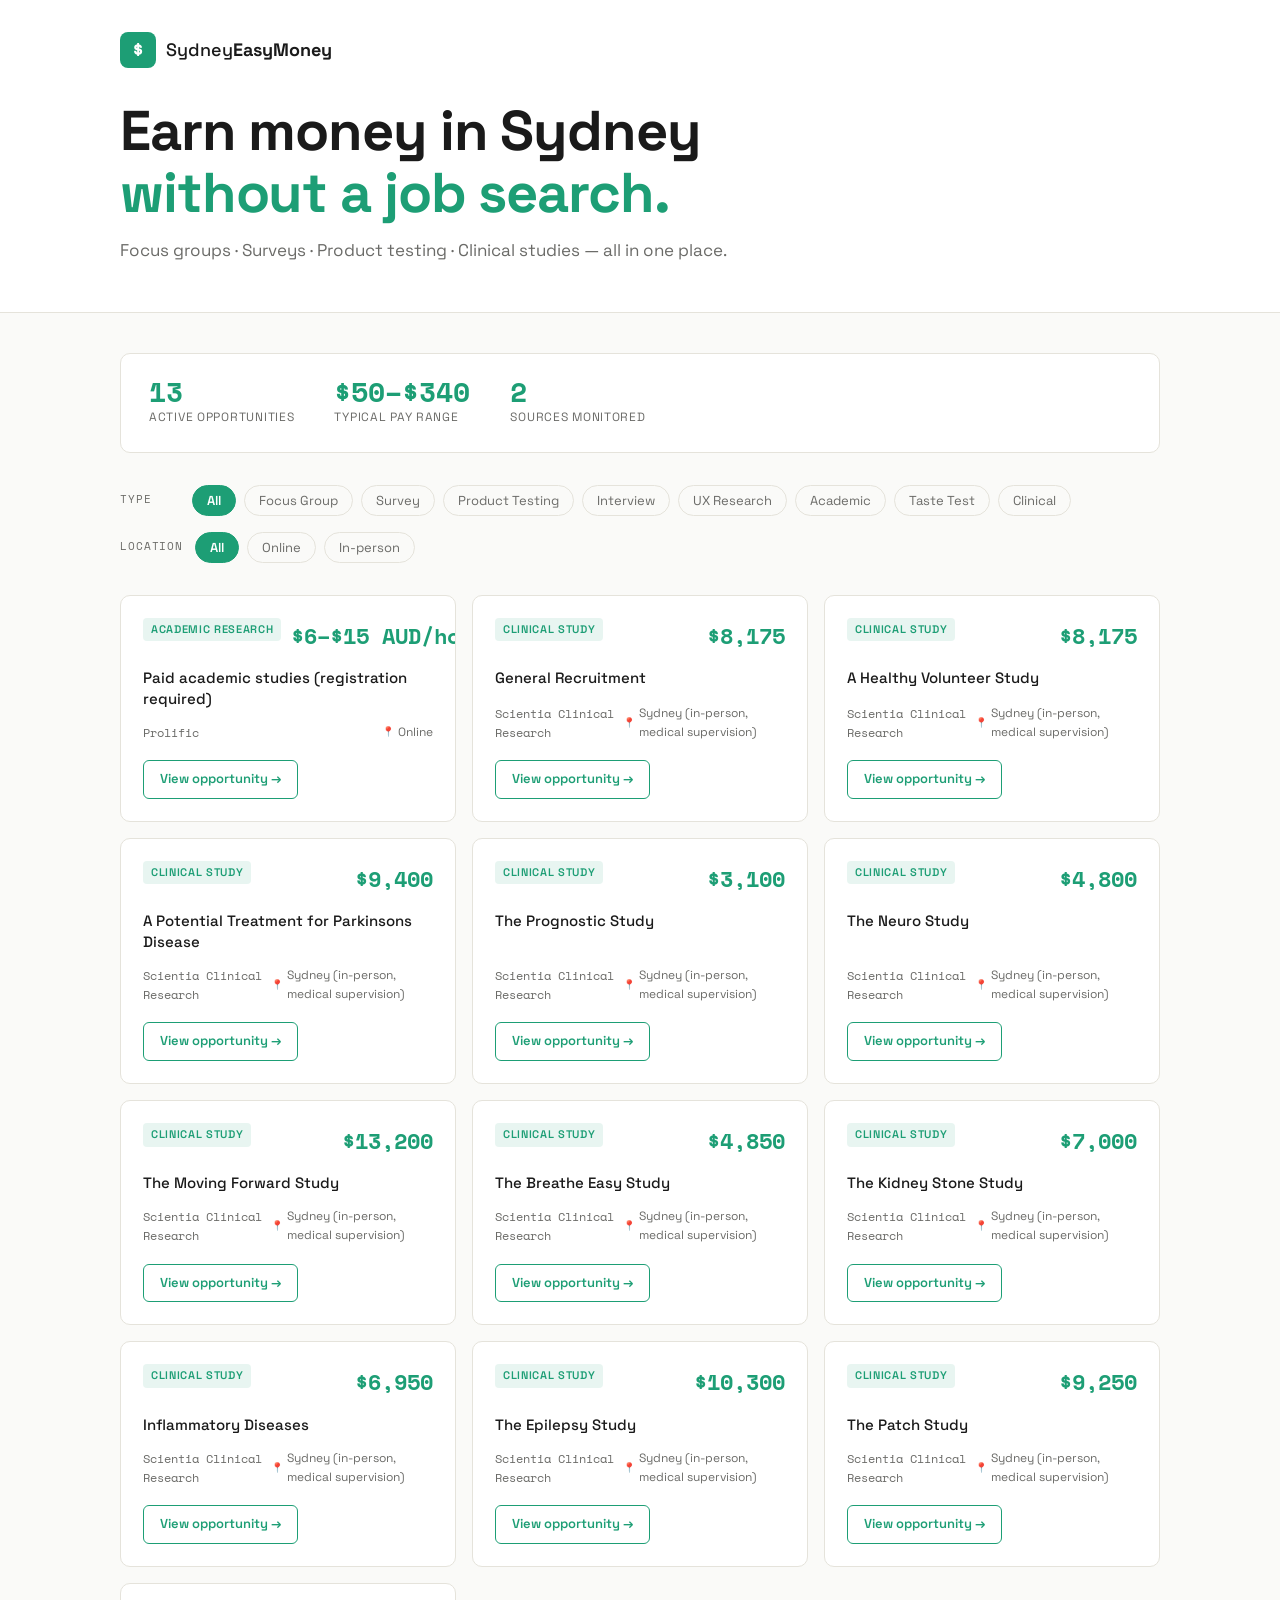
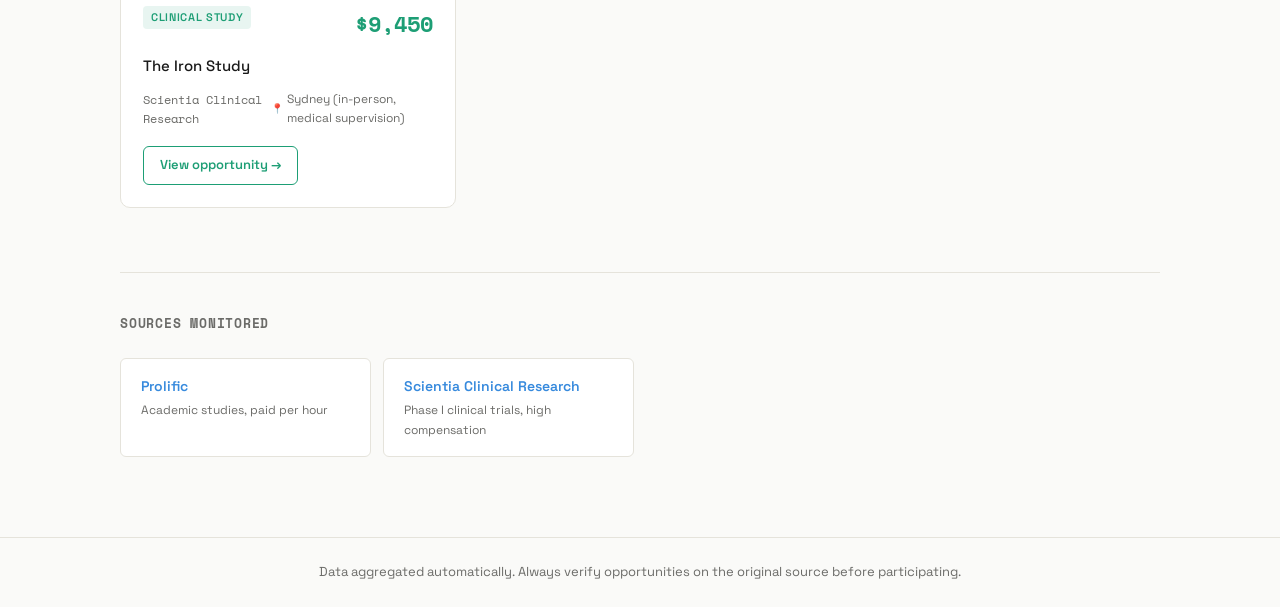
<file: docs/index.html>
<!DOCTYPE html>
<html lang="en">
<head>
  <meta charset="UTF-8" />
  <meta name="viewport" content="width=device-width, initial-scale=1.0" />
  <title>Sydney Easy Money — Ways to earn money in Sydney</title>
  <meta name="description" content="Find focus groups, market research studies, product testing and more in Sydney. Updated daily." />
  <link rel="preconnect" href="https://fonts.googleapis.com" />
  <link href="https://fonts.googleapis.com/css2?family=Space+Grotesk:wght@400;500;600;700&family=Space+Mono:wght@400;700&display=swap" rel="stylesheet" />
  <link rel="stylesheet" href="css/style.css" />
  <!-- Google Analytics -->
  <script async src="https://www.googletagmanager.com/gtag/js?id=G-6JJDST3JDK"></script>
  <script>
    window.dataLayer = window.dataLayer || [];
    function gtag(){dataLayer.push(arguments);}
    gtag('js', new Date());
    gtag('config', 'G-6JJDST3JDK');
  </script>
</head>
<body>

  <header class="header">
    <div class="container">
      <div class="header-inner">
        <div class="logo">
          <span class="logo-icon">$</span>
          <span class="logo-text">Sydney<strong>EasyMoney</strong></span>
        </div>
      </div>
      <h1 class="hero-title">Earn money in Sydney<br /><span class="accent">without a job search.</span></h1>
      <p class="hero-sub">Focus groups · Surveys · Product testing · Clinical studies — all in one place.</p>
    </div>
  </header>

  <main class="container main">

    <!-- Stats bar -->
    <div class="stats-bar">
      <div class="stat">
        <span id="stat-total" class="stat-num">—</span>
        <span class="stat-label">active opportunities</span>
      </div>
      <div class="stat">
        <span class="stat-num">$50–$340</span>
        <span class="stat-label">typical pay range</span>
      </div>
      <div class="stat">
        <span class="stat-num" id="stat-sources">—</span>
        <span class="stat-label">sources monitored</span>
      </div>
    </div>

    <!-- Filters -->
    <div class="filters">
      <div class="filter-group">
        <label class="filter-label">Type</label>
        <div class="filter-pills" id="type-filters">
          <button class="pill active" data-filter="type" data-value="all">All</button>
          <button class="pill" data-filter="type" data-value="Focus Group">Focus Group</button>
          <button class="pill" data-filter="type" data-value="Online Survey">Survey</button>
          <button class="pill" data-filter="type" data-value="Product Testing">Product Testing</button>
          <button class="pill" data-filter="type" data-value="Interview">Interview</button>
          <button class="pill" data-filter="type" data-value="User Research">UX Research</button>
          <button class="pill" data-filter="type" data-value="Academic Research">Academic</button>
          <button class="pill" data-filter="type" data-value="Taste Test">Taste Test</button>
          <button class="pill" data-filter="type" data-value="Clinical Study">Clinical</button>
        </div>
      </div>
      <div class="filter-group">
        <label class="filter-label">Location</label>
        <div class="filter-pills">
          <button class="pill active" data-filter="location" data-value="all">All</button>
          <button class="pill" data-filter="location" data-value="online">Online</button>
          <button class="pill" data-filter="location" data-value="presencial">In-person</button>
        </div>
      </div>
    </div>

    <!-- Cards grid -->
    <div id="cards-grid" class="cards-grid"></div>

    <!-- Empty state -->
    <div id="empty-state" class="empty-state" style="display:none;">
      <p>No opportunities match this filter right now.</p>
      <button class="btn-reset" onclick="resetFilters()">View all</button>
    </div>

    <!-- Sources section -->
    <section class="sources-section">
      <h2 class="sources-title">Sources monitored</h2>
      <div id="sources-grid" class="sources-grid"></div>
    </section>

  </main>

  <footer class="footer">
    <div class="container">
      <p>Data aggregated automatically. Always verify opportunities on the original source before participating.</p>
    </div>
  </footer>

  <script src="js/app.js"></script>
</body>
</html>
</file>
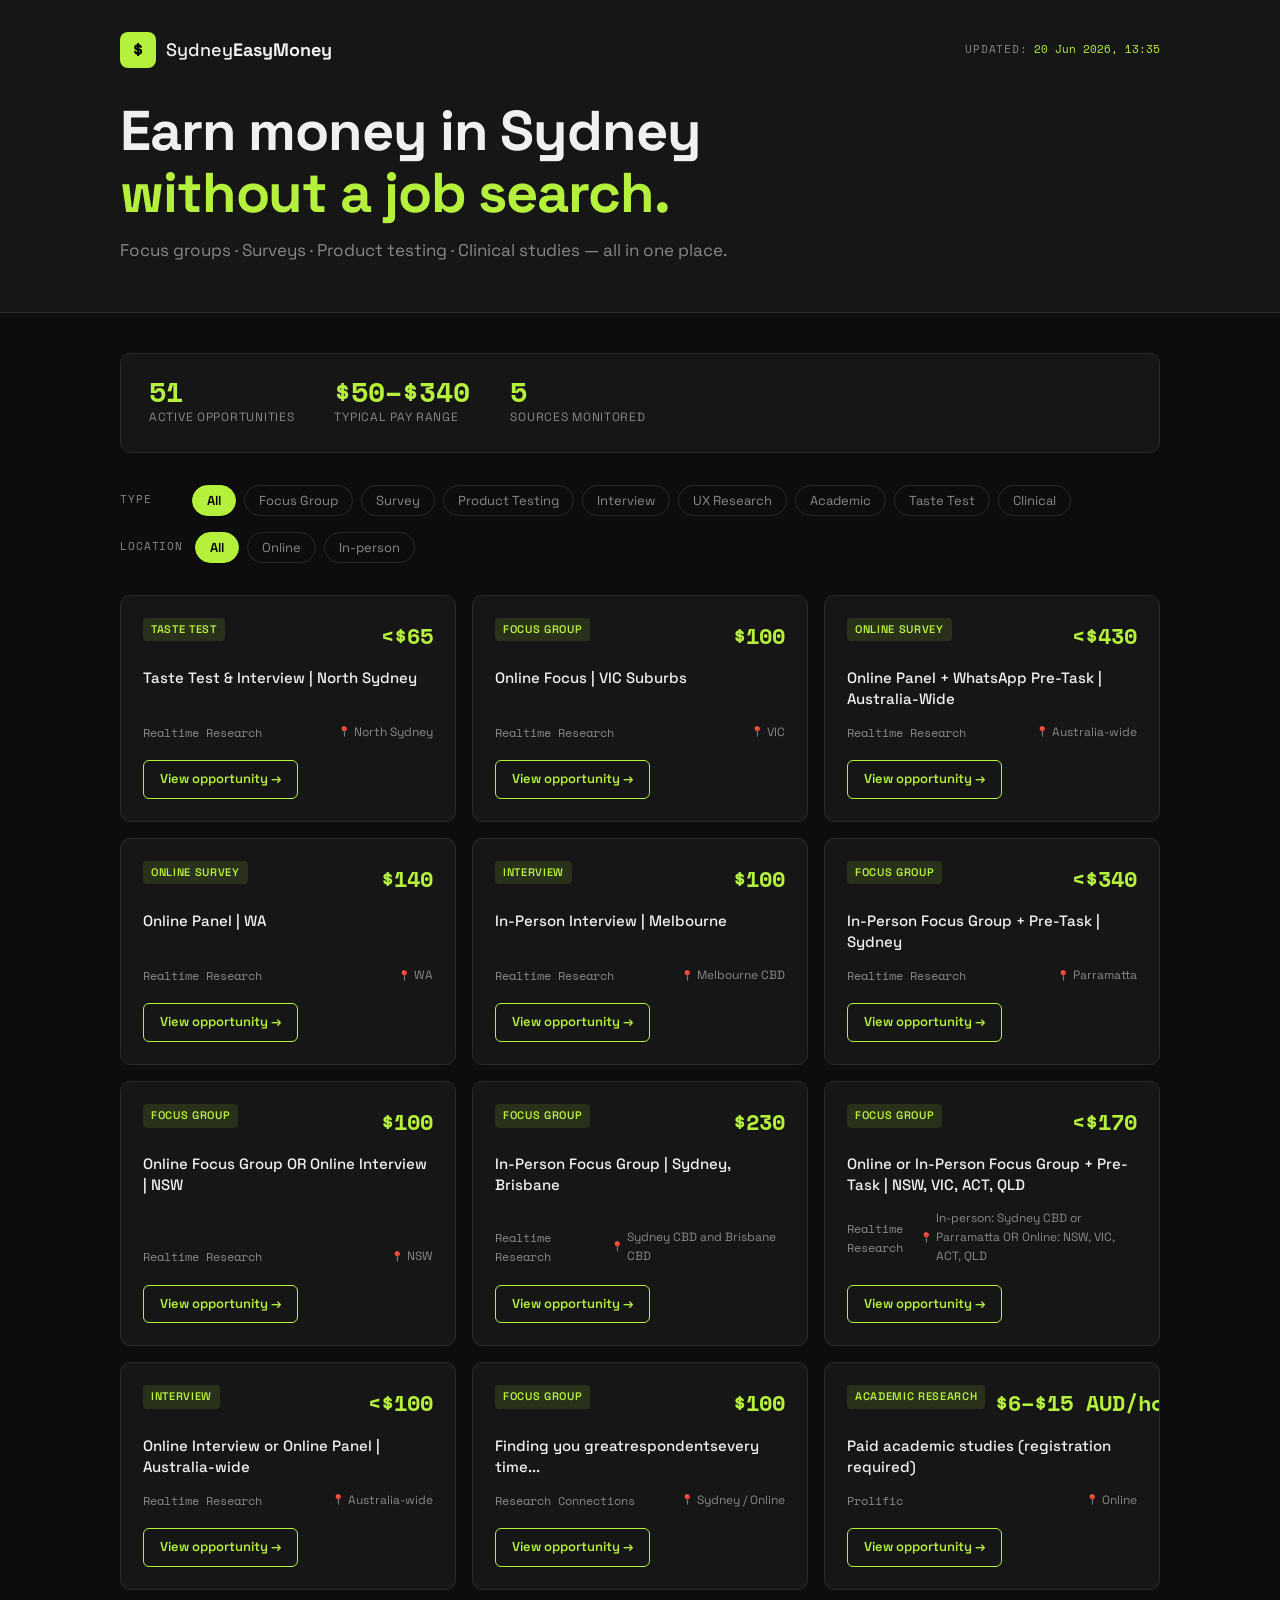
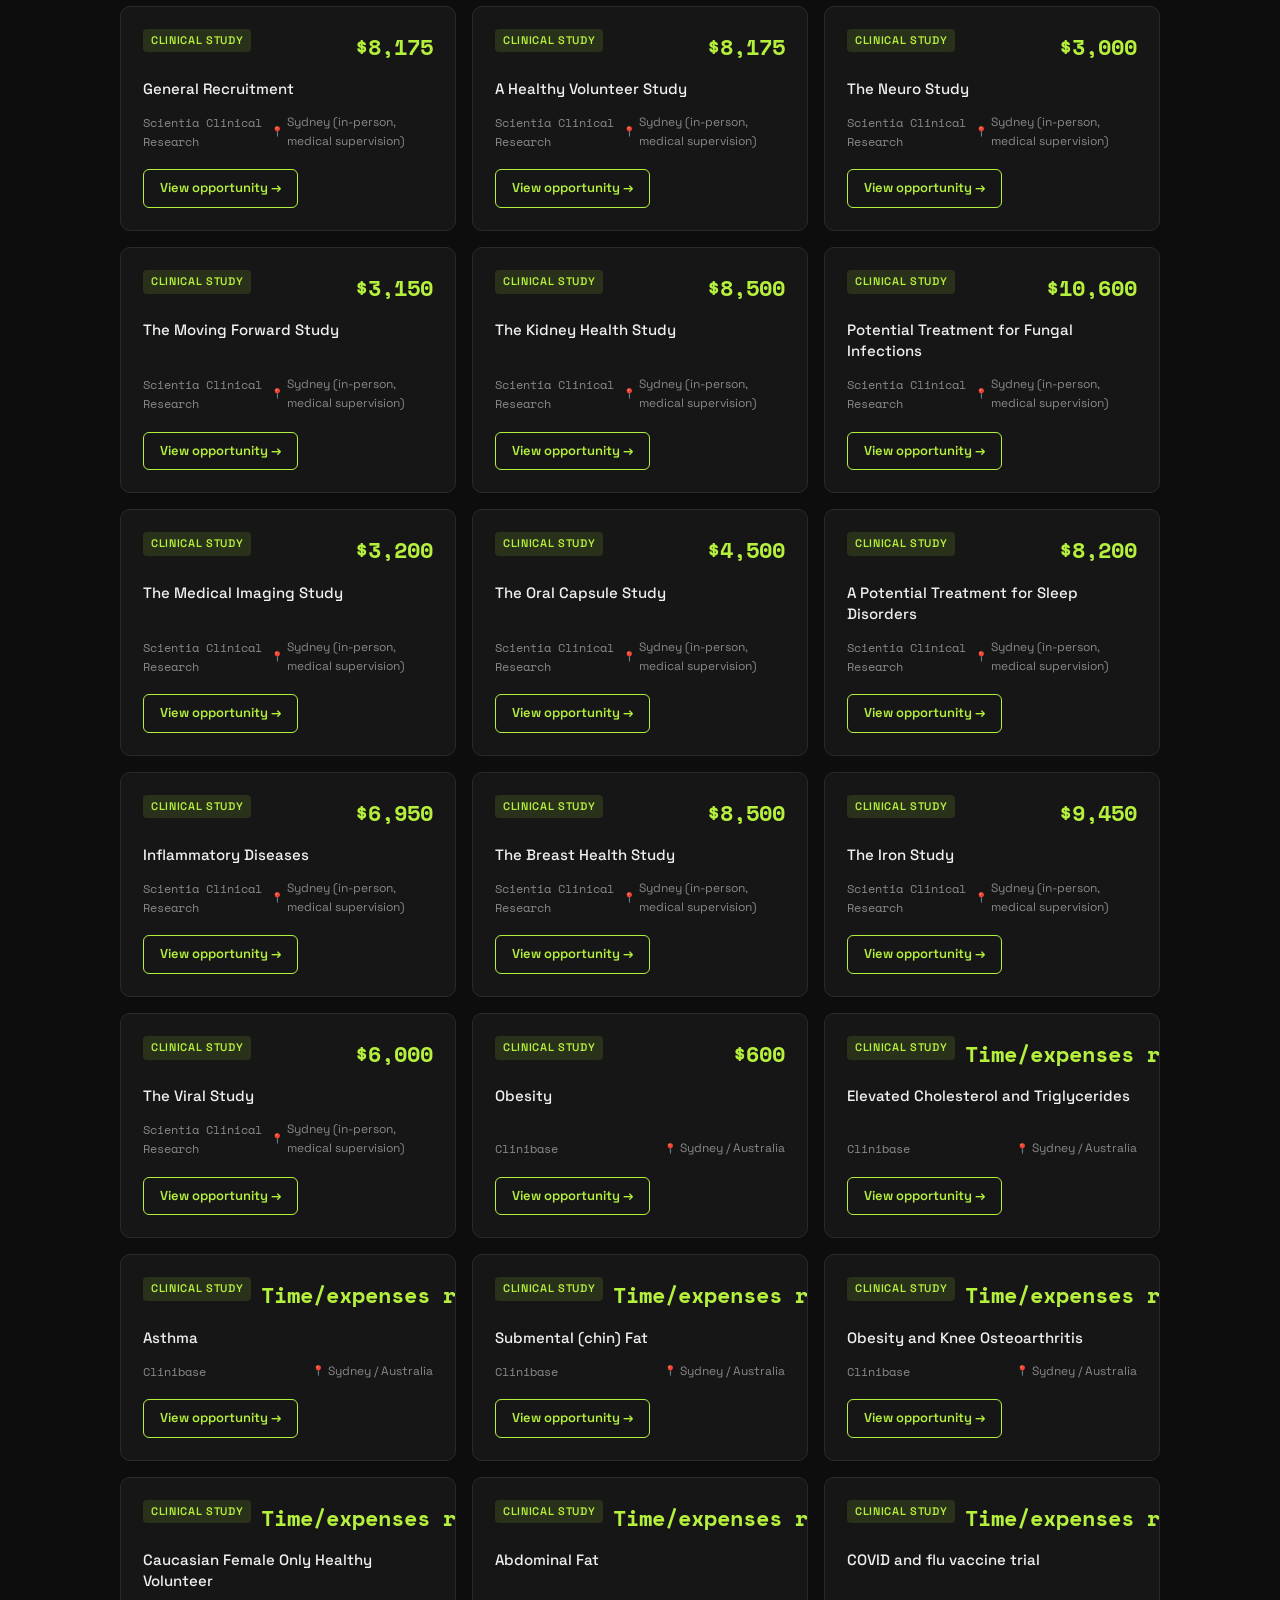
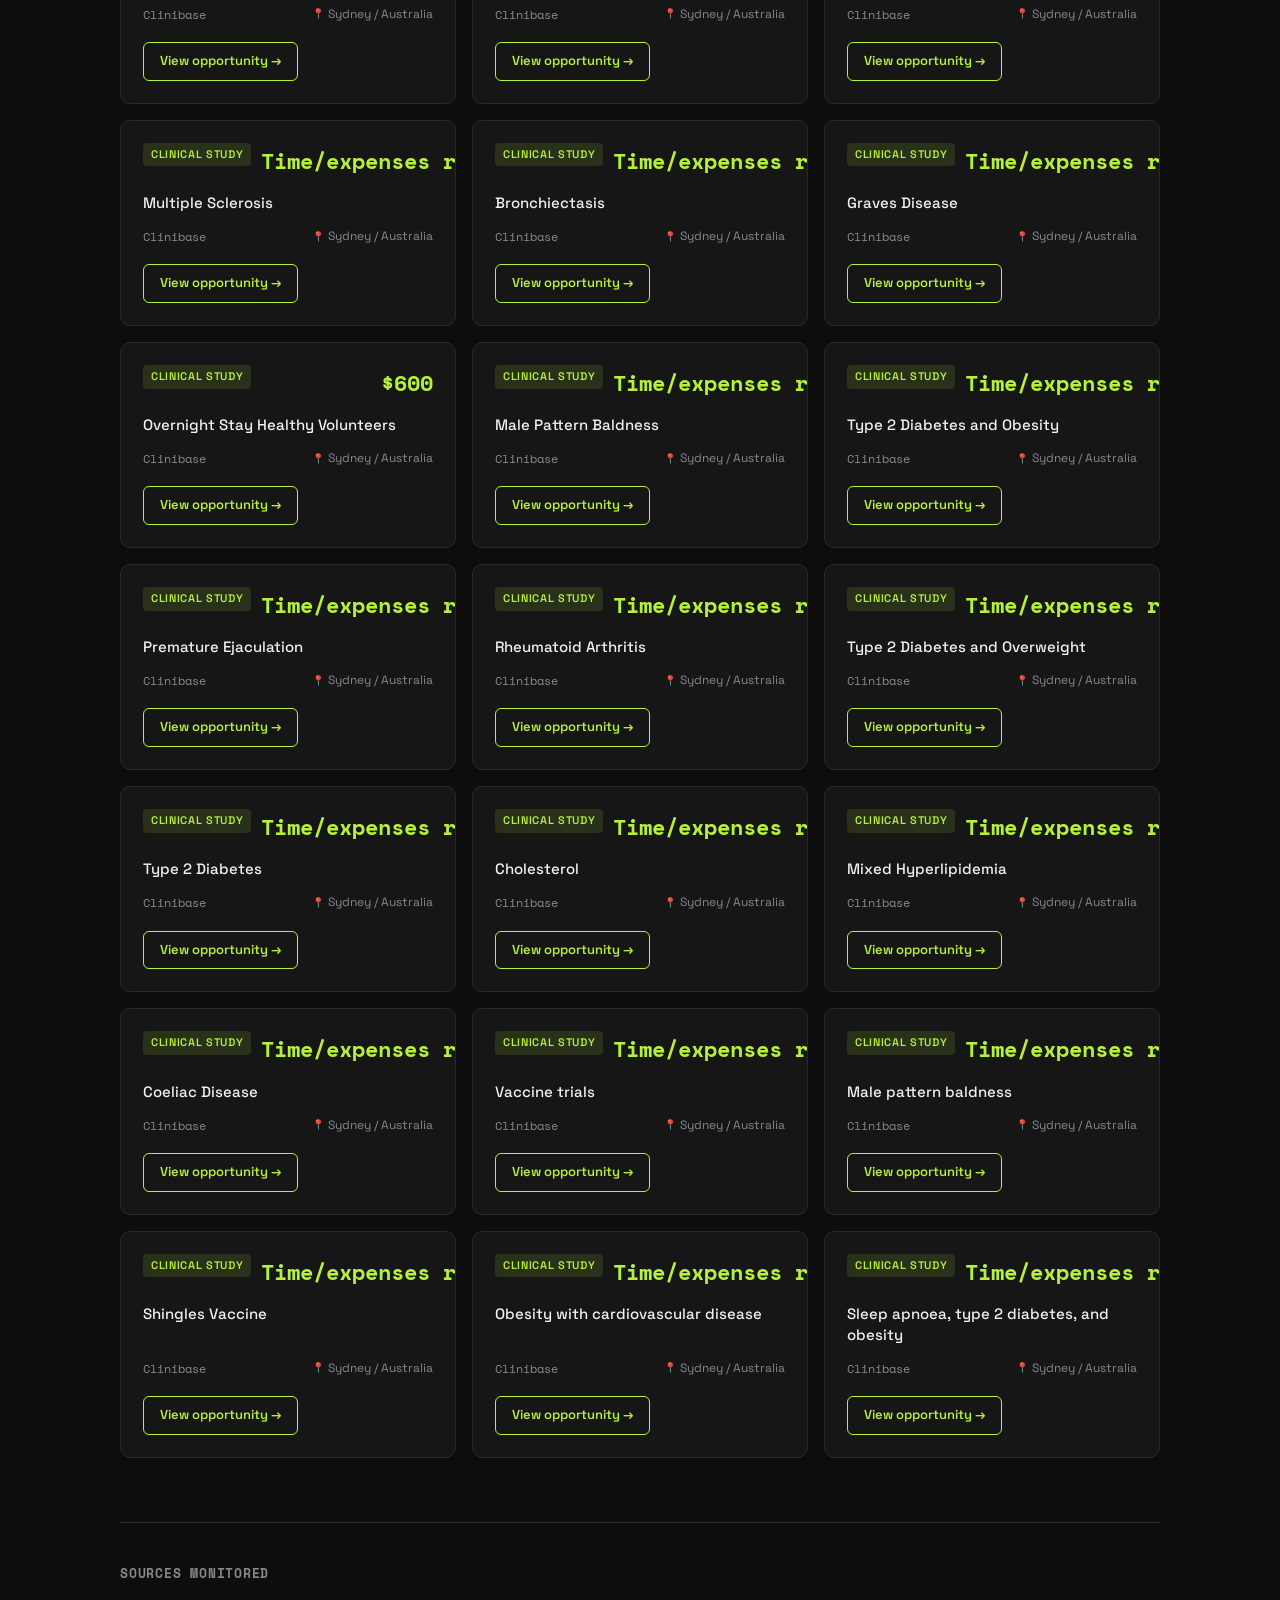
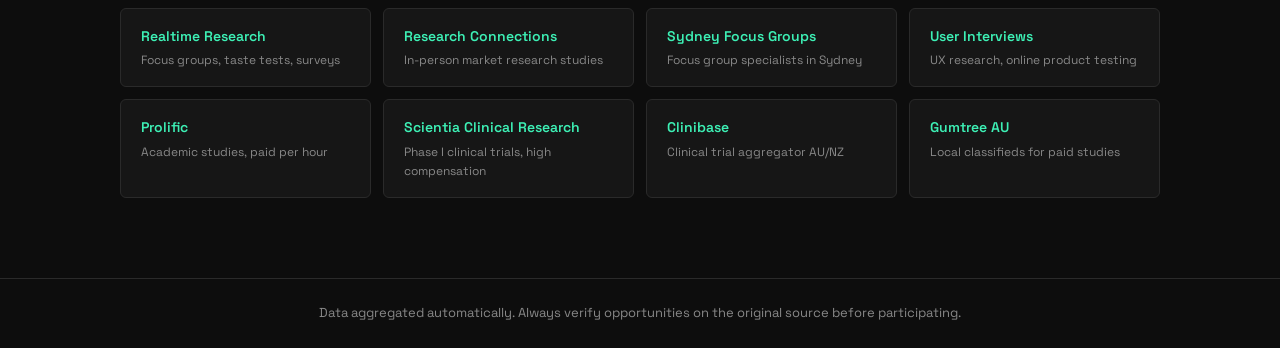
<file: web/index.html>
<!DOCTYPE html>
<html lang="en">
<head>
  <meta charset="UTF-8" />
  <meta name="viewport" content="width=device-width, initial-scale=1.0" />
  <title>Sydney Easy Money — Ways to earn money in Sydney</title>
  <meta name="description" content="Find focus groups, market research studies, product testing and more in Sydney. Updated daily." />
  <link rel="preconnect" href="https://fonts.googleapis.com" />
  <link href="https://fonts.googleapis.com/css2?family=Space+Grotesk:wght@400;500;600;700&family=Space+Mono:wght@400;700&display=swap" rel="stylesheet" />
  <link rel="stylesheet" href="css/style.css" />
</head>
<body>

  <header class="header">
    <div class="container">
      <div class="header-inner">
        <div class="logo">
          <span class="logo-icon">$</span>
          <span class="logo-text">Sydney<strong>EasyMoney</strong></span>
        </div>
        <div class="meta">
          <span class="update-label">Updated:</span>
          <span id="last-updated" class="update-time">—</span>
        </div>
      </div>
      <h1 class="hero-title">Earn money in Sydney<br /><span class="accent">without a job search.</span></h1>
      <p class="hero-sub">Focus groups · Surveys · Product testing · Clinical studies — all in one place.</p>
    </div>
  </header>

  <main class="container main">

    <!-- Stats bar -->
    <div class="stats-bar">
      <div class="stat">
        <span id="stat-total" class="stat-num">—</span>
        <span class="stat-label">active opportunities</span>
      </div>
      <div class="stat">
        <span class="stat-num">$50–$340</span>
        <span class="stat-label">typical pay range</span>
      </div>
      <div class="stat">
        <span class="stat-num" id="stat-sources">—</span>
        <span class="stat-label">sources monitored</span>
      </div>
    </div>

    <!-- Filters -->
    <div class="filters">
      <div class="filter-group">
        <label class="filter-label">Type</label>
        <div class="filter-pills" id="type-filters">
          <button class="pill active" data-filter="type" data-value="all">All</button>
          <button class="pill" data-filter="type" data-value="Focus Group">Focus Group</button>
          <button class="pill" data-filter="type" data-value="Online Survey">Survey</button>
          <button class="pill" data-filter="type" data-value="Product Testing">Product Testing</button>
          <button class="pill" data-filter="type" data-value="Interview">Interview</button>
          <button class="pill" data-filter="type" data-value="User Research">UX Research</button>
          <button class="pill" data-filter="type" data-value="Academic Research">Academic</button>
          <button class="pill" data-filter="type" data-value="Taste Test">Taste Test</button>
          <button class="pill" data-filter="type" data-value="Clinical Study">Clinical</button>
        </div>
      </div>
      <div class="filter-group">
        <label class="filter-label">Location</label>
        <div class="filter-pills">
          <button class="pill active" data-filter="location" data-value="all">All</button>
          <button class="pill" data-filter="location" data-value="online">Online</button>
          <button class="pill" data-filter="location" data-value="presencial">In-person</button>
        </div>
      </div>
    </div>

    <!-- Cards grid -->
    <div id="cards-grid" class="cards-grid"></div>

    <!-- Empty state -->
    <div id="empty-state" class="empty-state" style="display:none;">
      <p>No opportunities match this filter right now.</p>
      <button class="btn-reset" onclick="resetFilters()">View all</button>
    </div>

    <!-- Sources section -->
    <section class="sources-section">
      <h2 class="sources-title">Sources monitored</h2>
      <div class="sources-grid">
        <a href="https://rtr.com.au/projects/" target="_blank" class="source-card">
          <span class="source-name">Realtime Research</span>
          <span class="source-desc">Focus groups, taste tests, surveys</span>
        </a>
        <a href="https://researchconnections.com.au/" target="_blank" class="source-card">
          <span class="source-name">Research Connections</span>
          <span class="source-desc">In-person market research studies</span>
        </a>
        <a href="https://www.sydneyfocusgroups.com.au/" target="_blank" class="source-card">
          <span class="source-name">Sydney Focus Groups</span>
          <span class="source-desc">Focus group specialists in Sydney</span>
        </a>
        <a href="https://app.userinterviews.com/studies" target="_blank" class="source-card">
          <span class="source-name">User Interviews</span>
          <span class="source-desc">UX research, online product testing</span>
        </a>
        <a href="https://www.prolific.com" target="_blank" class="source-card">
          <span class="source-name">Prolific</span>
          <span class="source-desc">Academic studies, paid per hour</span>
        </a>
        <a href="https://www.scientiaclinicalresearch.com.au/find-a-study/" target="_blank" class="source-card">
          <span class="source-name">Scientia Clinical Research</span>
          <span class="source-desc">Phase I clinical trials, high compensation</span>
        </a>
        <a href="https://clinibase.com/current-trials/" target="_blank" class="source-card">
          <span class="source-name">Clinibase</span>
          <span class="source-desc">Clinical trial aggregator AU/NZ</span>
        </a>
        <a href="https://www.gumtree.com.au/s-jobs/sydney/paid+research/k0c9300l3005796" target="_blank" class="source-card">
          <span class="source-name">Gumtree AU</span>
          <span class="source-desc">Local classifieds for paid studies</span>
        </a>
      </div>
    </section>

  </main>

  <footer class="footer">
    <div class="container">
      <p>Data aggregated automatically. Always verify opportunities on the original source before participating.</p>
    </div>
  </footer>

  <script src="js/app.js"></script>
</body>
</html>
</file>
<file: docs/css/style.css>
/* ─── Tokens ─────────────────────────────────────────── */
:root {
  --bg: #fafaf8;
  --surface: #ffffff;
  --surface-2: #f1efe8;
  --border: #e5e3db;
  --text: #1a1a1a;
  --text-muted: #6b6b68;
  --accent: #1d9e75;        /* teal — money, growth */
  --accent-dim: rgba(29,158,117,0.10);
  --accent-2: #378add;      /* blue for secondary */
  --red: #c0392b;
  --radius: 10px;
  --radius-sm: 6px;
  --font-display: 'Space Grotesk', sans-serif;
  --font-mono: 'Space Mono', monospace;
}

/* ─── Reset ──────────────────────────────────────────── */
*, *::before, *::after { box-sizing: border-box; margin: 0; padding: 0; }
html { scroll-behavior: smooth; }
body {
  background: var(--bg);
  color: var(--text);
  font-family: var(--font-display);
  font-size: 16px;
  line-height: 1.6;
  -webkit-font-smoothing: antialiased;
}
a { color: inherit; text-decoration: none; }

/* ─── Layout ──────────────────────────────────────────── */
.container {
  max-width: 1080px;
  margin: 0 auto;
  padding: 0 20px;
}

/* ─── Header ─────────────────────────────────────────── */
.header {
  background: var(--surface);
  border-bottom: 1px solid var(--border);
  padding: 32px 0 48px;
}

.header-inner {
  display: flex;
  align-items: center;
  justify-content: space-between;
  margin-bottom: 32px;
}

.logo {
  display: flex;
  align-items: center;
  gap: 10px;
  font-size: 18px;
  font-weight: 500;
}

.logo-icon {
  width: 36px;
  height: 36px;
  background: var(--accent);
  color: #ffffff;
  border-radius: 8px;
  display: grid;
  place-items: center;
  font-family: var(--font-mono);
  font-weight: 700;
  font-size: 20px;
  flex-shrink: 0;
}

.logo-text strong { font-weight: 700; }

.hero-title {
  font-size: clamp(32px, 5vw, 56px);
  font-weight: 700;
  line-height: 1.1;
  letter-spacing: -0.02em;
  margin-bottom: 14px;
}

.accent { color: var(--accent); }

.hero-sub {
  color: var(--text-muted);
  font-size: 17px;
  font-weight: 400;
}

/* ─── Main ───────────────────────────────────────────── */
.main { padding: 40px 20px 80px; }

/* ─── Stats bar ──────────────────────────────────────── */
.stats-bar {
  display: flex;
  gap: 40px;
  padding: 24px 28px;
  background: var(--surface);
  border: 1px solid var(--border);
  border-radius: var(--radius);
  margin-bottom: 32px;
  flex-wrap: wrap;
}

.stat { display: flex; flex-direction: column; gap: 2px; }

.stat-num {
  font-family: var(--font-mono);
  font-size: 28px;
  font-weight: 700;
  color: var(--accent);
  line-height: 1;
}

.stat-label {
  font-size: 12px;
  color: var(--text-muted);
  text-transform: uppercase;
  letter-spacing: 0.06em;
}

/* ─── Filters ────────────────────────────────────────── */
.filters {
  display: flex;
  flex-direction: column;
  gap: 16px;
  margin-bottom: 32px;
}

.filter-group { display: flex; align-items: center; gap: 12px; flex-wrap: wrap; }

.filter-label {
  font-family: var(--font-mono);
  font-size: 11px;
  color: var(--text-muted);
  text-transform: uppercase;
  letter-spacing: 0.08em;
  min-width: 60px;
  flex-shrink: 0;
}

.filter-pills { display: flex; gap: 8px; flex-wrap: wrap; }

.pill {
  padding: 6px 14px;
  border-radius: 100px;
  border: 1px solid var(--border);
  background: transparent;
  color: var(--text-muted);
  font-family: var(--font-display);
  font-size: 13px;
  cursor: pointer;
  transition: all 0.15s ease;
  white-space: nowrap;
}

.pill:hover {
  border-color: var(--accent);
  color: var(--text);
}

.pill.active {
  background: var(--accent);
  border-color: var(--accent);
  color: #ffffff;
  font-weight: 600;
}

/* ─── Cards grid ─────────────────────────────────────── */
.cards-grid {
  display: grid;
  grid-template-columns: repeat(auto-fill, minmax(300px, 1fr));
  gap: 16px;
}

.card {
  background: var(--surface);
  border: 1px solid var(--border);
  border-radius: var(--radius);
  padding: 22px;
  display: flex;
  flex-direction: column;
  gap: 14px;
  transition: border-color 0.15s ease, transform 0.15s ease;
  cursor: pointer;
  position: relative;
  overflow: hidden;
}

.card::before {
  content: '';
  position: absolute;
  top: 0; left: 0;
  width: 3px;
  height: 100%;
  background: var(--accent);
  opacity: 0;
  transition: opacity 0.15s ease;
}

.card:hover {
  border-color: #3a3a3a;
  transform: translateY(-2px);
}

.card:hover::before { opacity: 1; }

.card-header {
  display: flex;
  align-items: flex-start;
  justify-content: space-between;
  gap: 10px;
}

.card-pay {
  font-family: var(--font-mono);
  font-size: 22px;
  font-weight: 700;
  color: var(--accent);
  white-space: nowrap;
  flex-shrink: 0;
}

.card-type-badge {
  font-size: 11px;
  font-weight: 600;
  text-transform: uppercase;
  letter-spacing: 0.06em;
  padding: 3px 8px;
  border-radius: 4px;
  background: var(--accent-dim);
  color: var(--accent);
  white-space: nowrap;
}

.card-title {
  font-size: 15px;
  font-weight: 500;
  line-height: 1.4;
  color: var(--text);
}

.card-footer {
  display: flex;
  align-items: center;
  justify-content: space-between;
  gap: 8px;
  margin-top: auto;
}

.card-source {
  font-size: 12px;
  color: var(--text-muted);
  font-family: var(--font-mono);
}

.card-location {
  font-size: 12px;
  color: var(--text-muted);
  display: flex;
  align-items: center;
  gap: 4px;
}

.card-location::before {
  content: '📍';
  font-size: 10px;
}

.card-link {
  display: inline-flex;
  align-items: center;
  gap: 6px;
  font-size: 13px;
  font-weight: 600;
  color: var(--accent);
  margin-top: 4px;
  padding: 8px 16px;
  border: 1px solid var(--accent);
  border-radius: var(--radius-sm);
  transition: background 0.15s ease, color 0.15s ease;
  align-self: flex-start;
}

.card-link:hover {
  background: var(--accent);
  color: #ffffff;
}

/* ─── Empty state ────────────────────────────────────── */
.empty-state {
  text-align: center;
  padding: 80px 20px;
  color: var(--text-muted);
}

.btn-reset {
  margin-top: 16px;
  padding: 10px 24px;
  background: var(--accent);
  color: #ffffff;
  border: none;
  border-radius: var(--radius-sm);
  font-family: var(--font-display);
  font-weight: 600;
  cursor: pointer;
}

/* ─── Sources section ────────────────────────────────── */
.sources-section {
  margin-top: 64px;
  padding-top: 40px;
  border-top: 1px solid var(--border);
}

.sources-title {
  font-size: 20px;
  font-weight: 600;
  margin-bottom: 24px;
  color: var(--text-muted);
  text-transform: uppercase;
  letter-spacing: 0.06em;
  font-family: var(--font-mono);
  font-size: 13px;
}

.sources-grid {
  display: grid;
  grid-template-columns: repeat(auto-fill, minmax(240px, 1fr));
  gap: 12px;
}

.source-card {
  display: flex;
  flex-direction: column;
  gap: 4px;
  padding: 16px 20px;
  background: var(--surface);
  border: 1px solid var(--border);
  border-radius: var(--radius-sm);
  transition: border-color 0.15s ease;
}

.source-card:hover { border-color: var(--accent-2); }

.source-name {
  font-size: 14px;
  font-weight: 600;
  color: var(--accent-2);
}

.source-desc {
  font-size: 12px;
  color: var(--text-muted);
}

/* ─── Footer ─────────────────────────────────────────── */
.footer {
  border-top: 1px solid var(--border);
  padding: 24px 0;
  text-align: center;
  color: var(--text-muted);
  font-size: 13px;
}

/* ─── Responsive ─────────────────────────────────────── */
@media (max-width: 600px) {
  .stats-bar { gap: 24px; padding: 20px; }
  .stat-num { font-size: 22px; }
  .header-inner { flex-direction: column; align-items: flex-start; gap: 12px; }
  .cards-grid { grid-template-columns: 1fr; }
  .filter-group { flex-direction: column; align-items: flex-start; }
  .filter-label { min-width: unset; }
}
</file>
<file: web/css/style.css>
/* ─── Tokens ─────────────────────────────────────────── */
:root {
  --bg: #0d0d0d;
  --surface: #161616;
  --surface-2: #1f1f1f;
  --border: #2a2a2a;
  --text: #f0f0f0;
  --text-muted: #888;
  --accent: #b5f03d;        /* electric lime — money, growth */
  --accent-dim: rgba(181,240,61,0.12);
  --accent-2: #3df0b5;      /* teal for secondary */
  --red: #f03d3d;
  --radius: 10px;
  --radius-sm: 6px;
  --font-display: 'Space Grotesk', sans-serif;
  --font-mono: 'Space Mono', monospace;
}

/* ─── Reset ──────────────────────────────────────────── */
*, *::before, *::after { box-sizing: border-box; margin: 0; padding: 0; }
html { scroll-behavior: smooth; }
body {
  background: var(--bg);
  color: var(--text);
  font-family: var(--font-display);
  font-size: 16px;
  line-height: 1.6;
  -webkit-font-smoothing: antialiased;
}
a { color: inherit; text-decoration: none; }

/* ─── Layout ──────────────────────────────────────────── */
.container {
  max-width: 1080px;
  margin: 0 auto;
  padding: 0 20px;
}

/* ─── Header ─────────────────────────────────────────── */
.header {
  background: var(--surface);
  border-bottom: 1px solid var(--border);
  padding: 32px 0 48px;
}

.header-inner {
  display: flex;
  align-items: center;
  justify-content: space-between;
  margin-bottom: 32px;
}

.logo {
  display: flex;
  align-items: center;
  gap: 10px;
  font-size: 18px;
  font-weight: 500;
}

.logo-icon {
  width: 36px;
  height: 36px;
  background: var(--accent);
  color: #000;
  border-radius: 8px;
  display: grid;
  place-items: center;
  font-family: var(--font-mono);
  font-weight: 700;
  font-size: 20px;
  flex-shrink: 0;
}

.logo-text strong { font-weight: 700; }

.meta {
  font-family: var(--font-mono);
  font-size: 11px;
  color: var(--text-muted);
  display: flex;
  align-items: center;
  gap: 6px;
}

.update-label { text-transform: uppercase; letter-spacing: 0.08em; }
.update-time { color: var(--accent); }

.hero-title {
  font-size: clamp(32px, 5vw, 56px);
  font-weight: 700;
  line-height: 1.1;
  letter-spacing: -0.02em;
  margin-bottom: 14px;
}

.accent { color: var(--accent); }

.hero-sub {
  color: var(--text-muted);
  font-size: 17px;
  font-weight: 400;
}

/* ─── Main ───────────────────────────────────────────── */
.main { padding: 40px 20px 80px; }

/* ─── Stats bar ──────────────────────────────────────── */
.stats-bar {
  display: flex;
  gap: 40px;
  padding: 24px 28px;
  background: var(--surface);
  border: 1px solid var(--border);
  border-radius: var(--radius);
  margin-bottom: 32px;
  flex-wrap: wrap;
}

.stat { display: flex; flex-direction: column; gap: 2px; }

.stat-num {
  font-family: var(--font-mono);
  font-size: 28px;
  font-weight: 700;
  color: var(--accent);
  line-height: 1;
}

.stat-label {
  font-size: 12px;
  color: var(--text-muted);
  text-transform: uppercase;
  letter-spacing: 0.06em;
}

/* ─── Filters ────────────────────────────────────────── */
.filters {
  display: flex;
  flex-direction: column;
  gap: 16px;
  margin-bottom: 32px;
}

.filter-group { display: flex; align-items: center; gap: 12px; flex-wrap: wrap; }

.filter-label {
  font-family: var(--font-mono);
  font-size: 11px;
  color: var(--text-muted);
  text-transform: uppercase;
  letter-spacing: 0.08em;
  min-width: 60px;
  flex-shrink: 0;
}

.filter-pills { display: flex; gap: 8px; flex-wrap: wrap; }

.pill {
  padding: 6px 14px;
  border-radius: 100px;
  border: 1px solid var(--border);
  background: transparent;
  color: var(--text-muted);
  font-family: var(--font-display);
  font-size: 13px;
  cursor: pointer;
  transition: all 0.15s ease;
  white-space: nowrap;
}

.pill:hover {
  border-color: var(--accent);
  color: var(--text);
}

.pill.active {
  background: var(--accent);
  border-color: var(--accent);
  color: #000;
  font-weight: 600;
}

/* ─── Cards grid ─────────────────────────────────────── */
.cards-grid {
  display: grid;
  grid-template-columns: repeat(auto-fill, minmax(300px, 1fr));
  gap: 16px;
}

.card {
  background: var(--surface);
  border: 1px solid var(--border);
  border-radius: var(--radius);
  padding: 22px;
  display: flex;
  flex-direction: column;
  gap: 14px;
  transition: border-color 0.15s ease, transform 0.15s ease;
  cursor: pointer;
  position: relative;
  overflow: hidden;
}

.card::before {
  content: '';
  position: absolute;
  top: 0; left: 0;
  width: 3px;
  height: 100%;
  background: var(--accent);
  opacity: 0;
  transition: opacity 0.15s ease;
}

.card:hover {
  border-color: #3a3a3a;
  transform: translateY(-2px);
}

.card:hover::before { opacity: 1; }

.card-header {
  display: flex;
  align-items: flex-start;
  justify-content: space-between;
  gap: 10px;
}

.card-pay {
  font-family: var(--font-mono);
  font-size: 22px;
  font-weight: 700;
  color: var(--accent);
  white-space: nowrap;
  flex-shrink: 0;
}

.card-type-badge {
  font-size: 11px;
  font-weight: 600;
  text-transform: uppercase;
  letter-spacing: 0.06em;
  padding: 3px 8px;
  border-radius: 4px;
  background: var(--accent-dim);
  color: var(--accent);
  white-space: nowrap;
}

.card-title {
  font-size: 15px;
  font-weight: 500;
  line-height: 1.4;
  color: var(--text);
}

.card-footer {
  display: flex;
  align-items: center;
  justify-content: space-between;
  gap: 8px;
  margin-top: auto;
}

.card-source {
  font-size: 12px;
  color: var(--text-muted);
  font-family: var(--font-mono);
}

.card-location {
  font-size: 12px;
  color: var(--text-muted);
  display: flex;
  align-items: center;
  gap: 4px;
}

.card-location::before {
  content: '📍';
  font-size: 10px;
}

.card-link {
  display: inline-flex;
  align-items: center;
  gap: 6px;
  font-size: 13px;
  font-weight: 600;
  color: var(--accent);
  margin-top: 4px;
  padding: 8px 16px;
  border: 1px solid var(--accent);
  border-radius: var(--radius-sm);
  transition: background 0.15s ease, color 0.15s ease;
  align-self: flex-start;
}

.card-link:hover {
  background: var(--accent);
  color: #000;
}

/* ─── Empty state ────────────────────────────────────── */
.empty-state {
  text-align: center;
  padding: 80px 20px;
  color: var(--text-muted);
}

.btn-reset {
  margin-top: 16px;
  padding: 10px 24px;
  background: var(--accent);
  color: #000;
  border: none;
  border-radius: var(--radius-sm);
  font-family: var(--font-display);
  font-weight: 600;
  cursor: pointer;
}

/* ─── Sources section ────────────────────────────────── */
.sources-section {
  margin-top: 64px;
  padding-top: 40px;
  border-top: 1px solid var(--border);
}

.sources-title {
  font-size: 20px;
  font-weight: 600;
  margin-bottom: 24px;
  color: var(--text-muted);
  text-transform: uppercase;
  letter-spacing: 0.06em;
  font-family: var(--font-mono);
  font-size: 13px;
}

.sources-grid {
  display: grid;
  grid-template-columns: repeat(auto-fill, minmax(240px, 1fr));
  gap: 12px;
}

.source-card {
  display: flex;
  flex-direction: column;
  gap: 4px;
  padding: 16px 20px;
  background: var(--surface);
  border: 1px solid var(--border);
  border-radius: var(--radius-sm);
  transition: border-color 0.15s ease;
}

.source-card:hover { border-color: var(--accent-2); }

.source-name {
  font-size: 14px;
  font-weight: 600;
  color: var(--accent-2);
}

.source-desc {
  font-size: 12px;
  color: var(--text-muted);
}

/* ─── Footer ─────────────────────────────────────────── */
.footer {
  border-top: 1px solid var(--border);
  padding: 24px 0;
  text-align: center;
  color: var(--text-muted);
  font-size: 13px;
}

/* ─── Responsive ─────────────────────────────────────── */
@media (max-width: 600px) {
  .stats-bar { gap: 24px; padding: 20px; }
  .stat-num { font-size: 22px; }
  .header-inner { flex-direction: column; align-items: flex-start; gap: 12px; }
  .cards-grid { grid-template-columns: 1fr; }
  .filter-group { flex-direction: column; align-items: flex-start; }
  .filter-label { min-width: unset; }
}
</file>
